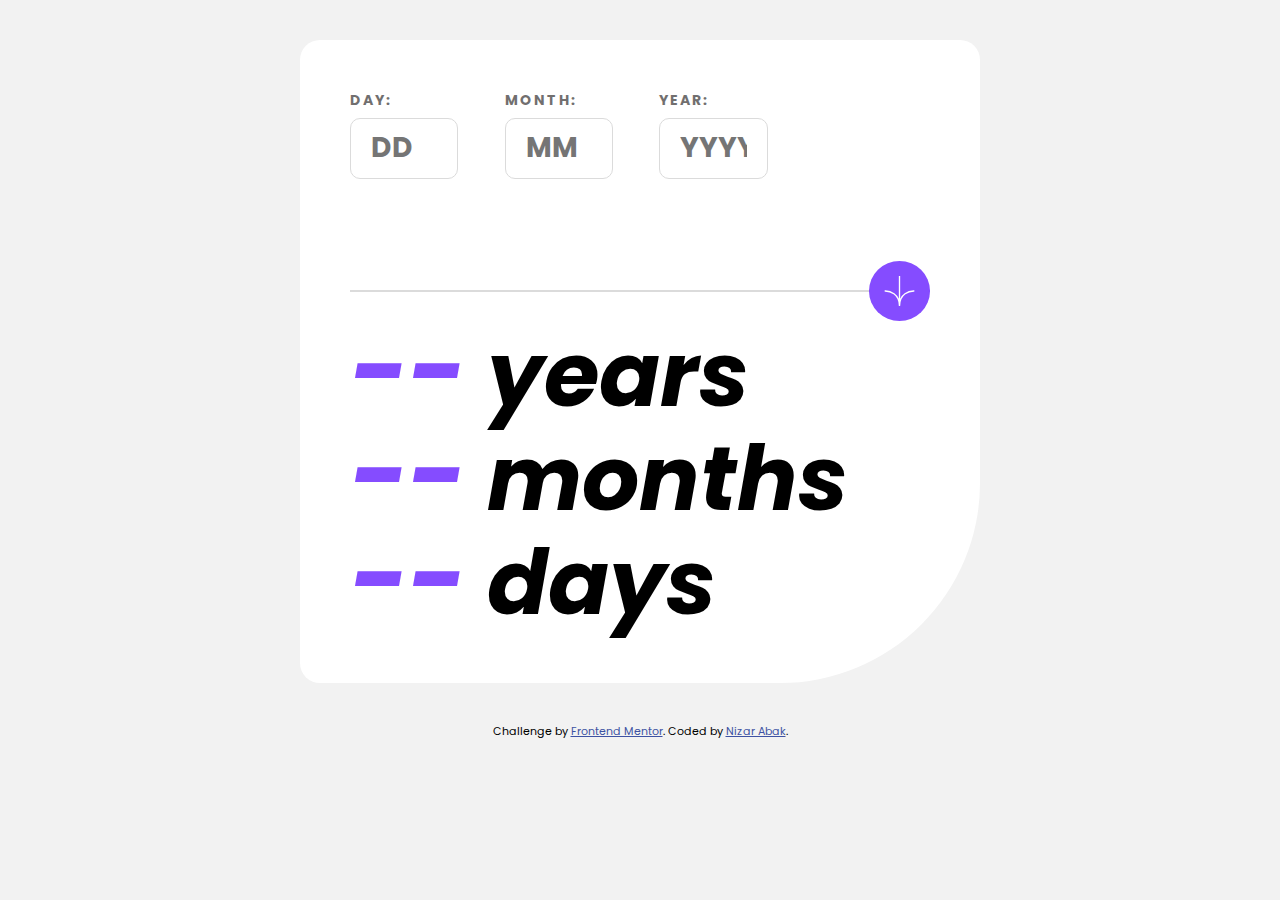
<file: age/index.html>
<!DOCTYPE html>
<html lang="en">
<head>
    <meta charset="UTF-8">
    <title>Age calculator</title>
    <link rel="stylesheet" href="style.css"/>
    <script src="index.js" defer="module"></script>
</head>
<body>

<section>
    <div class="container">
        <label>
            <p>
                Day:
                <input type="number" id="day" name="day" autocomplete="off" placeholder="DD" required/>
                <em id="warning-day"></em>
            </p>
            <p>
                Month:
                <input type="number" id="month" name="name" autocomplete="off" placeholder="MM" required/>
                <em id="warning-month"></em>
            </p>
            <p>
                Year:
                <input type="number" id="year" name="name" autocomplete="off" placeholder="YYYY" required/>
                <em class="warning-year"></em>
            </p>

        </label>
        <div class="button" type="submit" onclick="getValue()">
            <hr>
            <div class="round">
                <button class="circle"><img src="images/icon-arrow.svg"></button>
            </div>
        </div>
        <div class="dates">
            <div class="day">
                <h1>
                    <span class="date-color" id="year-now">--</span> years
                </h1>
                <h1>
                    <span class="date-color" id="months-now">--</span> months
                </h1>
                <h1>
                    <span class="date-color" id="days-now">--</span> days
                </h1>
            </div>
        </div>
</section>


<div class="attribution">
    Challenge by <a href="https://www.frontendmentor.io?ref=challenge" target="_blank">Frontend Mentor</a>.
    Coded by <a href="#">Nizar Abak</a>.
</div>

</body>
</html>
</file>
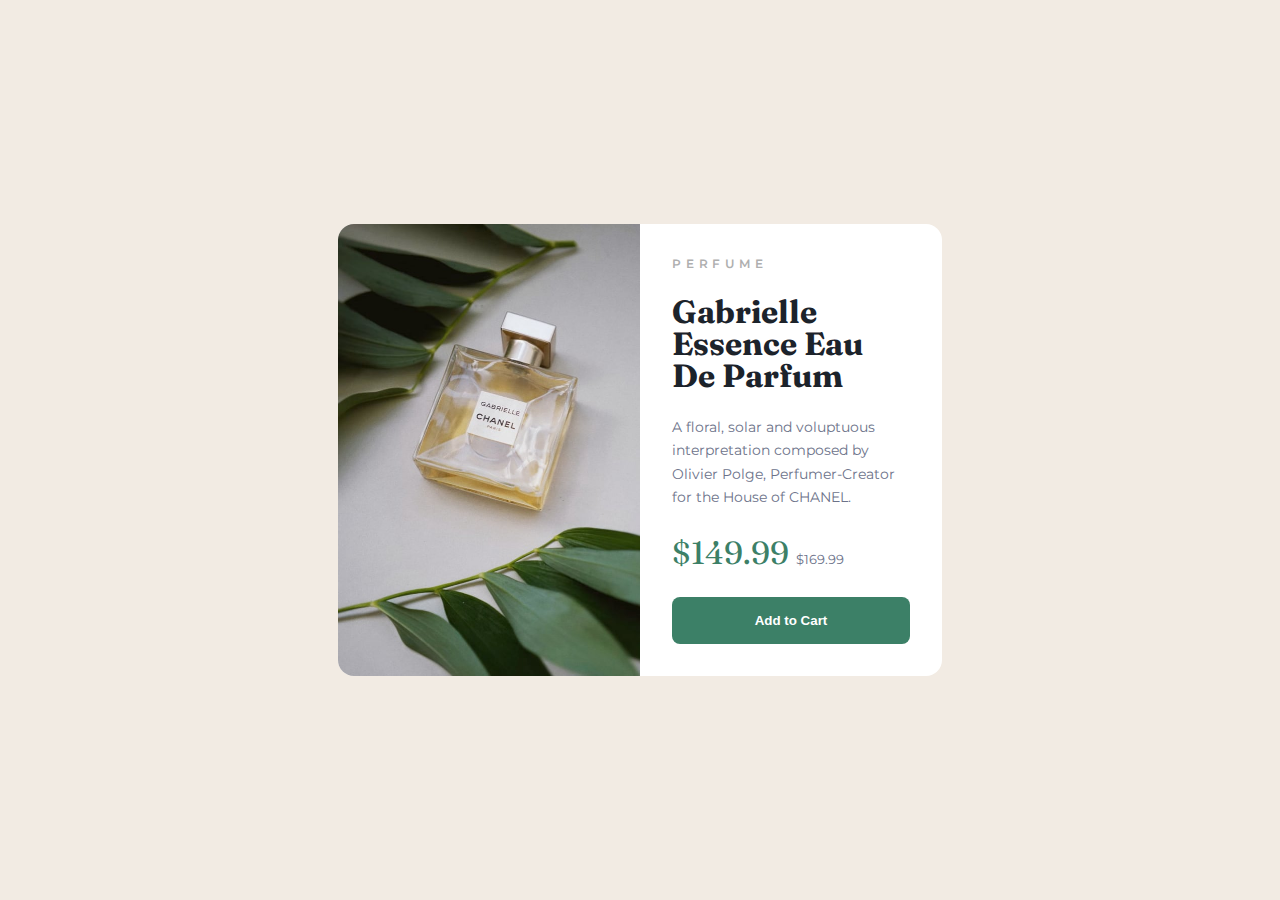
<file: cardcomponent/index.html>
<!DOCTYPE html>
<html lang="en">
<head>
    <meta charset="UTF-8">
    <meta name="viewport" content="width=device-width, initial-scale=1.0">
    <!-- displays site properly based on user's device -->
    <link rel="icon" type="image/png" sizes="32x32" href="./images/favicon-32x32.png">
    <link rel="stylesheet" href="style.css" type="text/css">
    <title>Frontend Mentor | Product preview card component</title>
</head>
<body>
<main>
    <section class="img">
        <img src="./images/image-product-desktop.jpg" alt="">
    </section>
    <article>
            <h4>Perfume</h4>

            <h1>Gabrielle Essence Eau De Parfum</h1>

            <p class="description">A floral, solar and voluptuous interpretation composed by Olivier Polge,
                Perfumer-Creator for the House of CHANEL.</p>

            <p class="price">$149.99 <span>$169.99</span></p>

            <button><span class="price"></span> Add to Cart</button>
    </article>
</main>
</body>
</html>
</file>
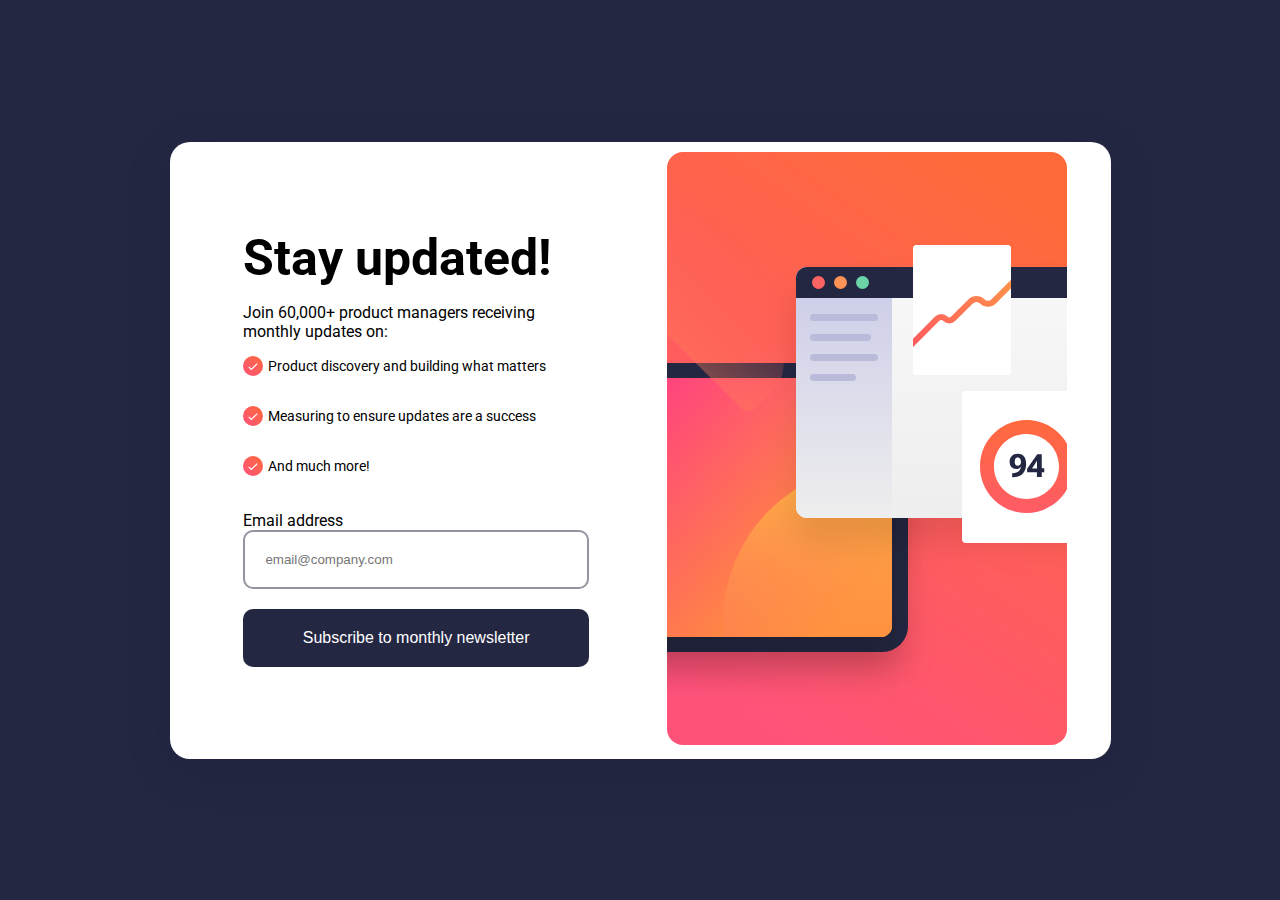
<file: newsletter/index.html>
<!DOCTYPE html>
<html lang="en">
<head>
    <meta charset="UTF-8">
    <meta name="viewport" content="width=device-width, initial-scale=1.0">
    <link rel="icon" type="image/png" sizes="32x32" href="assets/images/favicon-32x32.png">
    <title>Frontend Mentor | Newsletter sign-up form with success message</title>
    <link rel="stylesheet" href="styles.css"/>
    <script type="text/javascript" src="index.js" defer></script>
</head>
<body>
<section id="subscribe">
    <!-- Sign-up form start -->
    <div class="subscribe">
        <h1>Stay updated!</h1>

        <p>Join 60,000+ product managers receiving monthly updates on:</p>

        <ul>
            <li>Product discovery and building what matters</li>
            <li> Measuring to ensure updates are a success</li>
            <li>And much more!</li>
        </ul>
        <div class="email-info">
        <p>Email address</p>
        <p class="warning-message"></p>
        </div>
        <input type="text" id="email" name="email" placeholder="email@company.com"/>

        <button onClick="validateEmail(document.getElementById('email').value)">Subscribe to monthly newsletter</button>

        <!-- Sign-up form end -->

        <!-- Success message start -->
    </div>
    <div class="subscribe-img">
        <img src="assets/images/illustration-sign-up-desktop.svg" alt="Illustration Signup">
    </div>
</section>
<div class="card hide" id="card">
    <div class="inner-container">
        <div class="check"></div>
        <h2>
            Thanks for subscribing!
        </h2>
        <p>
            A confirmation e-mail has been sent to <strong class="email"></strong>. Please open it and click the button inside to
            confirm your subscription.
        </p>
        <button onClick="getBack()"/">Dismess message</button>
    </div>
</div>
<!--<div class="attribution">-->
<!--    Challenge by <a href="https://www.frontendmentor.io?ref=challenge" target="_blank">Frontend Mentor</a>.-->
<!--    Coded by <a href="#">Your Name Here</a>.-->
<!--</div>-->
</body>
</html>
</file>
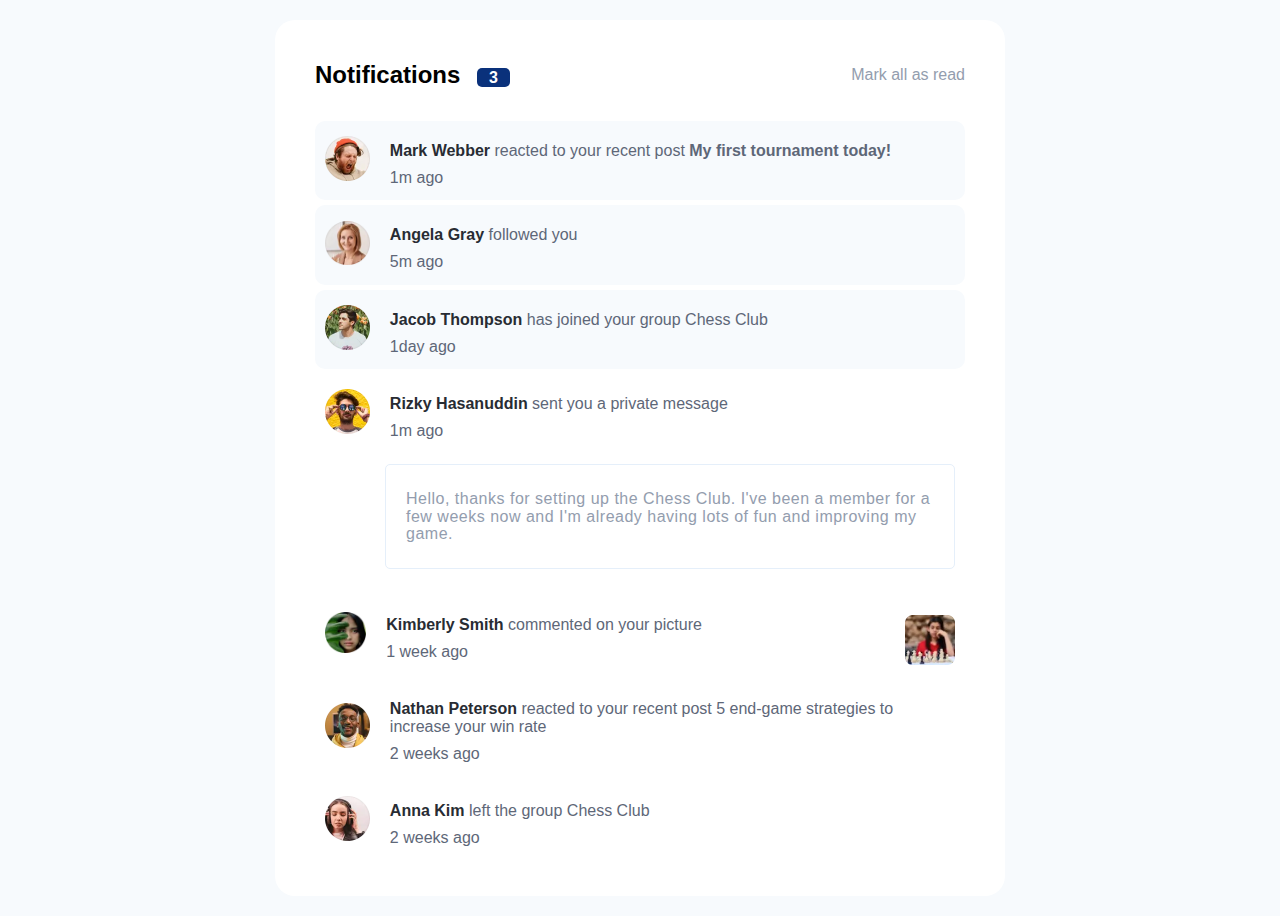
<file: notif/index.html>
<!DOCTYPE html>
<html lang="en">
<head>
    <meta charset="UTF-8">
    <meta name="viewport" content="width=device-width, initial-scale=1.0">
    <link rel="icon" type="image/png" sizes="32x32" href="./assets/images/favicon-32x32.png">
    <title>Frontend Mentor | Notifications page</title>
    <link rel="stylesheet" href="style.css" type="text/css"/>
    <script type="module" src="index.js" defer></script>
</head>
<body>
<section>
    <nav><h1>
        Notifications <span class="notification">x</span>
    </h1>
        <h4>Mark all as read</h4></nav>
    <article>
        <ul>
            <li class="blue">
                <div class="img-box">
                    <img src="./assets/images/avatar-mark-webber.webp" alt="">
                </div>
                <div class="post"><p><strong class="name">Mark Webber</strong> reacted to your recent post <strong
                        class="weight">My first tournament
                    today!</strong></p>
                    <p>1m ago</p></div>
            </li>
            <li class="blue">
                <div class="img-box">
                    <img src="./assets/images/avatar-angela-gray.webp" alt="">
                </div>
                <div class="post"><p><strong class="name">Angela Gray</strong> followed you</p>
                    <p>5m ago</p></div>
            </li>
            <li class="blue">
                <div class="img-box">
                    <img src="./assets/images/avatar-jacob-thompson.webp" alt="">
                </div>
                <div class="post"><p><strong class="name">Jacob Thompson</strong> has joined your group Chess Club
                </p>
                    <p>1day ago</p></div>
            </li>
            <li class="private-message">
                <div class="box">
                    <div class="img-box">
                        <img src="./assets/images/avatar-rizky-hasanuddin.webp" alt="">
                    </div>
                    <div class="post"><p><strong class="name">Rizky Hasanuddin</strong> sent you a private message
                    </p>
                        <p>1m ago</p>
                    </div>
                </div>
                <p class="blue">Hello, thanks for setting up the Chess Club. I've been a member for a few weeks now and
                    I'm already having lots of fun and improving my game.</p>
            </li>
            <li>
                <div class="img-box">
                    <img src="./assets/images/avatar-kimberly-smith.webp" alt="">
                </div>
                <div class="post"><p><strong class="name">Kimberly Smith</strong> commented on your picture
                </p>
                    <p>1 week ago</p></div>
                <span class="img-chess"><img src="./assets/images/image-chess.webp"></span>
            </li>
            <li>
                <div class="img-box">
                    <img src="./assets/images/avatar-nathan-peterson.webp" alt="">
                </div>
                <div class="post"><p><strong class="name">Nathan Peterson</strong> reacted to your recent post 5
                    end-game strategies to increase your win rate
                </p>
                    <p>2 weeks ago</p></div>
            </li>
            <li>
                <div class="img-box">
                    <img src="./assets/images/avatar-anna-kim.webp" alt="">
                </div>
                <div class="post"><p><strong class="name"> Anna Kim</strong> left the group Chess Club
                </p>
                    <p>2 weeks ago</p></div>
            </li>
        </ul>
    </article>
</section>
</body>
</html>
</file>
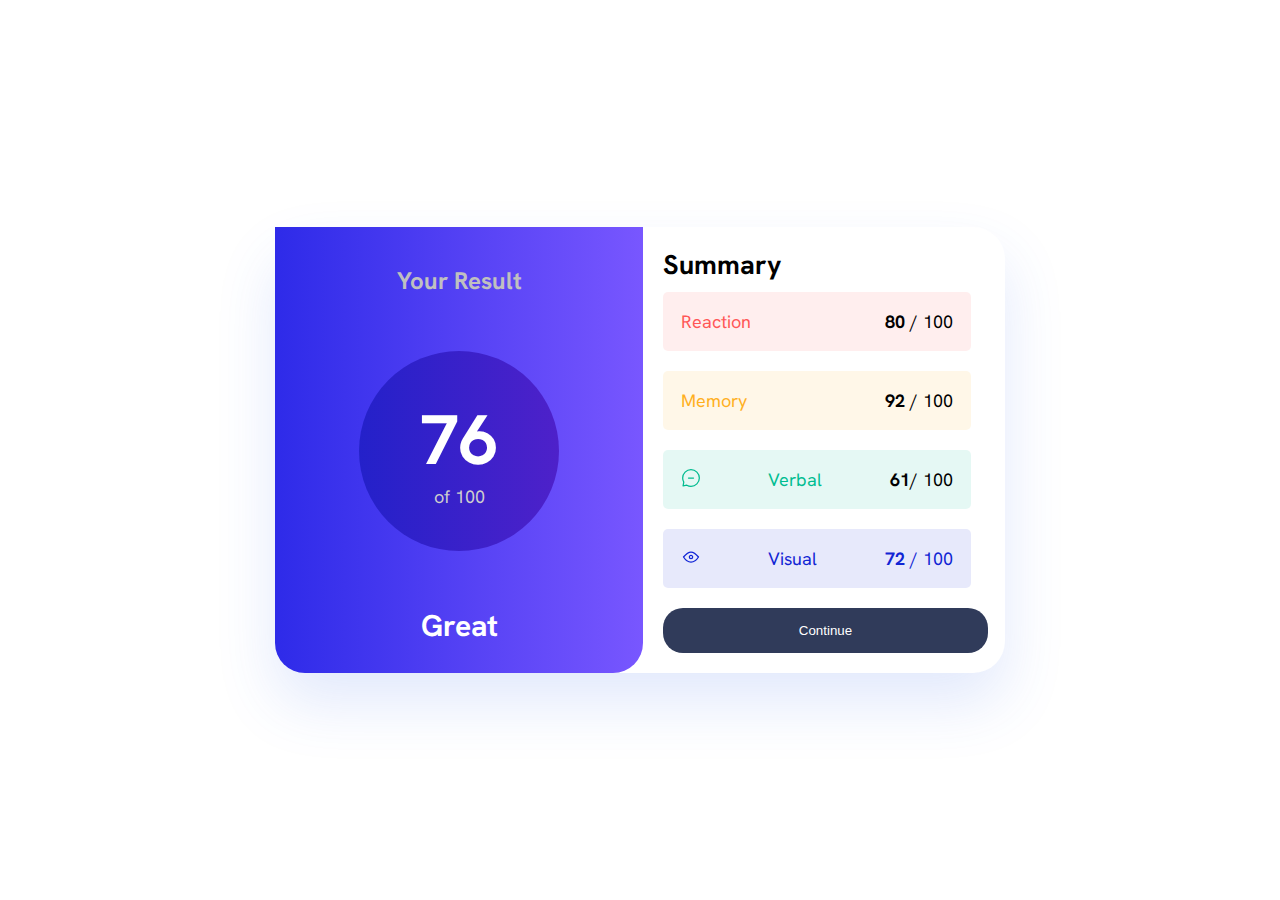
<file: summary/index.html>
<!DOCTYPE html>
<html lang="en">
<head>
    <meta charset="UTF-8">
    <meta name="viewport" content="width=device-width, initial-scale=1.0">
    <!-- displays site properly based on user's device -->

    <link rel="icon" type="image/png" sizes="32x32" href="assets/images/favicon-32x32.png">

    <title>Frontend Mentor | Results summary component</title>
    <link rel="stylesheet" type="text/css" href="style.css"/>
    <!-- Feel free to remove these styles or customise in your own stylesheet 👍 -->
    <style>
        .attribution {
            font-size: 11px;
            text-align: center;
        }

        .attribution a {
            color: hsl(228, 45%, 44%);
        }
    </style>
</head>
<body>
<section>
    <div class="result">
        <h1>Your Result</h1>
        <div class="result-circle"><p class="result-status">76</p>
            <p>of 100</p>
        </div>

        <h2>Great</h2>
<!--        <p class="last">You scored higher than 65% of the people who have taken these tests.</p>-->
    </div>
    <div class="summary">
            <h2>Summary</h2>
            <article class="red-bg">
                <div class="group">
                    <i class="icns icon-reaction"></i>
                    <p class="red">Reaction</p>
                </div>
                <p><strong>80</strong> / 100</p>
            </article>
            <article class="yellow-bg">
                <p class="yellow"> <span class="icns icon-memory"></span> Memory</p>
                <p><strong>92</strong> / 100</p>
            </article>
            <article class="green-bg">
                <i class="icns icon-verbal"></i>
                <p class="green">Verbal</p>
                <p><strong>61</strong>/ 100 </p>
            </article>
            <article class="blue-bg">
                <i class="icns icon-visual"></i>
                <p class="purple"> Visual</p>
                <p><strong>72</strong> / 100</p>
            </article>
            <button>Continue</button>
    </div>
</section>
<!--<div class="attribution">-->
<!--    Challenge by <a href="https://www.frontendmentor.io?ref=challenge" target="_blank">Frontend Mentor</a>.-->
<!--    Coded by <a href="#">Nizar Abak</a>.-->
<!--</div>-->
</body>
</html>
</file>
<file: age/style.css>
@import url('https://fonts.googleapis.com/css2?family=Poppins:ital,wght@0,100;0,200;0,300;0,400;0,500;0,600;0,700;0,800;0,900;1,100;1,200;1,300;1,400;1,500;1,600;1,800;1,900&display=swap');


/* Chrome, Safari, Edge, Opera * - turn off the up and down row */
input::-webkit-outer-spin-button,
input::-webkit-inner-spin-button {
    -webkit-appearance: none;
    margin: 0;
}

/*------BASIC -------*/
* {
    box-sizing: border-box;
    margin: 0;
    padding: 0;
}

:root {
    font-size: 10px;
}


body {
    font-family: 'Poppins', san-serif;
    font-size: 1.6rem;
    background-color: hsl(0, 0%, 95%);

}


/*------------Layout ------- */
section {
    display: flex;
    justify-content: center;
    align-items: center;
}

.container {
    background-color: #fff;
    border-radius: 2.5rem 2.5rem 12rem 2.5rem;
    margin: 2rem 4rem;
    padding: 5rem 2rem;

}
/* ----------------------- */
.dates {
    display: flex;
}

.dates p {
    padding: 0 1rem;
}

label {
    display: flex;
    font-size: 1.2rem;
    letter-spacing: 0.2rem;
    font-weight: 700;
    text-transform: uppercase;
    color: hsl(0, 1%, 44%);
}

label p {
    display: flex;
    flex-direction: column;
}

.required {
    font-size: 1rem;
    font-weight: 400;
    color: red;
    text-transform: none;
    letter-spacing: 0;
}

input {
    font-family: inherit;
    font-size: 2.1rem;
    font-weight: bold;
    width: 90%;
    height: 70%;
    text-align: left;
    padding: 1.1rem 1.5rem;
    margin: 0.7rem 0;
    border: 1px solid hsl(0, 0%, 86%);
    border-radius: 1rem;
    /*border-color: rgba(225, 225, 225, 0.42);*/
}

/*input:required {*/
/*    border: 1px solid hsl(0, 96%, 39%);*/
/*    !*border-color: rgba(225, 225, 225, 0.42);*!*/
/*}*/

input:focus {
    outline: 2px solid hsl(228, 45%, 44%);;
    border: none;
}

.round {
    position: relative;
    top: -3.1rem;
    z-index: 1;
}

.circle {
    display: flex;
    justify-content: center;
    align-items: center;
    background: hsl(259, 100%, 65%);
    border-radius: 50%;
    padding: 1.5rem;
    width: 100%;
    height: 100%;
}

.circle img {
    height: 3rem;
}

.attribution {
    display: none;
}


button {
    border: none;
}

button:hover {
    background: hsl(259, 65%, 41%);
}

.button {
    display: flex;
    flex-direction: column;
    justify-content: center;
    align-items: center;
    margin: 7rem 0 0 0;
}

.button hr {
    border: 1px solid hsl(0, 0%, 86%);
    width: 100%;
}

.day {
    padding: 5rem 0;
    line-height: 7rem;
    font-style: italic;
    display: flex;
    flex-direction: column;
}

.dates h1 .date-color {
    color: hsl(259, 100%, 65%);
    font-size: 7rem;
}

.dates h1 {
    font-size: 6rem;
}


/* ---------- DESKTOP ----- */
@media (min-width: 960px) {
    .container {
        border-radius: 2rem 2rem 20rem 2rem;
        margin: 4rem 30rem;
        padding: 5rem;
    }

    label {
        width: 80%;
    }

    .day {
        padding: 0;
        line-height: 10rem;
    }

    input {
        font-size: 2.8rem;
        width: 70%;
        height: 60%;
        padding: 1.1rem 2rem;
        /*border-color: rgba(225, 225, 225, 0.42);*/
    }

    .round {
        top: 0;
    }

    .attribution {
        display: block;
        font-size: 11px;
        text-align: center;
    }

    .attribution a {
        color: hsl(228, 45%, 44%);
    }

    .dates h1 .date-color {
        font-size: 10rem;
    }

    .dates h1 {
        font-size: 9rem;
    }

    .button {
        flex-direction: row;
        justify-content: center;
    }

    label {
        font-size: 1.4rem;
    }
}
</file>
<file: cardcomponent/style.css>
@import url('https://fonts.googleapis.com/css2?family=Fraunces:opsz,wght@9..144,700&family=Montserrat:wght@500;700&display=swap');

* {
    box-sizing: border-box;
    padding: 0;
    margin: 0;
}

:root {

    --mobile-size: 375px;
    --desk-size: 1440px;
    /* Colors */

    --dcyan: hsl(158, 36%, 37%);
    --cream: hsl(30, 38%, 92%);

    --dblue: hsl(212, 21%, 14%);
    --dgray: hsl(228, 12%, 48%);
    --white: hsl(0, 0%, 100%);
    --font-size: 10px;
}

body {
    font-size: 1.4rem;
    font-family: 'Montserrat', sans-serif;
    display: flex;
    justify-content: center;
    align-items: center;
    width: 100vw;
    height: 100vh;
    background: var(--cream);
}

main {
    border-radius: 1rem;
    margin: 1.5rem 2rem;
    display: flex;
    background: var(--white);
    flex-direction: column;
    overflow: hidden;
}

section {
    flex-basis: 50%;
    display: flex;
    flex-grow: 1;
    flex-shrink: 4;
    overflow: hidden;
}

/*.img {*/
/*    background-image: url('./images/image-product-desktop.jpg');*/
/*    object-fit: cover;*/
/*}*/

article {
    flex-basis: 50%;
    flex-grow: 1;
    display: flex;
    flex-direction: column;
    justify-content: space-between;
    gap: 1.5rem;
    padding: 2rem;
}


article p.description {
    color: var(--dgray);
    font-size: .85rem;
    line-height: 1.7;
}

article > p.price {
    font-size: 2rem;
    color: var(--dcyan);
    font-family: 'Fraunces', serif;
}

p > span {
    font-family: 'Montserrat', sans-serif;
    color: var(--dgray);
    font-size: .8rem;
}

article h4 {
    color: #afafaf;
    font-size: .75rem;
    text-transform: uppercase;
    letter-spacing: 0.3rem;
    font-weight: 600;
}

article h1 {
    color: var(--dblue);
    font-size: 2rem;
    line-height: 1;
    font-family: 'Fraunces', serif;
}

article > button {
    font-weight: 800;
    padding: 1rem;
    background-color: var(--dcyan);
    color: var(--white);
    border-radius: 0.5rem;
    outline: none;
    border: none;
}

article > button:hover {
    background-color: var(--dblue);
    transition: all 0.5s;
    cursor: pointer;
}

section > img {
    width: 100%;
}

@media (min-width: 76.8rem) {
main {
    border-radius: 1rem;
    max-width: 37.75rem;
    max-height: 28.25rem;
    flex-direction: row;
}
    article {
        border-radius: 0 1rem 1rem 0rem;
    }
}
</file>
<file: newsletter/styles.css>
@import url('https://fonts.googleapis.com/css2?family=Roboto:ital,wght@0,400;0,700;1,700&display=swap');

* {
    box-sizing: border-box;
    padding: 0;
    margin: 0;
}

:root {
    font-size: 10px;
}


/*-----------------FONTS AND STYLES--------------*/
h1 {
    font-size: 5rem;
}

p {
    font-size: 1.8rem;
}

ul li {
    font-size: 1.4rem;
}

.subscribe p {
    font-size: 1.6rem;
}

.subscribe .email-info {
    display: flex;
    justify-content: space-between;
}

.email-info p {
    color: black;
}

.subscribe .email-info .warning-message {
    color: red;
    font-size: 1.2rem;
}

button {
    background-color: hsl(234, 29%, 20%);
    font-size: 1.6rem;
    color: hsl(0, 0%, 100%);
    text-align: center;
    padding: 2rem;
    border-radius: 1rem;
    border: 0;
    outline: none;
}

button:hover {
    cursor: pointer;
    background: hsla(323, 100%, 69%, 1);
    background: linear-gradient(90deg, hsla(323, 100%, 69%, 1) 0%, hsla(18, 83%, 55%, 1) 100%);
    background: -moz-linear-gradient(90deg, hsla(323, 100%, 69%, 1) 0%, hsla(18, 83%, 55%, 1) 100%);
    background: -webkit-linear-gradient(90deg, hsla(323, 100%, 69%, 1) 0%, hsla(18, 83%, 55%, 1) 100%);
    filter: progid:DXImageTransform.Microsoft.gradient(startColorstr="#FF5FC2", endColorstr="#EB652B", GradientType=1);
    transition: ease-in;
    box-shadow: 0px 5px 37px -17px #EB662DFF;
}

input {
    padding: 2rem;
    border-radius: 1rem;
    border: 2px solid hsl(231, 7%, 60%);
    outline: none;
}

section button {
    margin: 2rem 0 0 0;
}

section ul li {
    margin: 0;
    padding-left: 2.5rem;
    list-style: none;
    background-image: url("assets/images/icon-success.svg");
    background-repeat: no-repeat;
    background-position: left center;
    background-size: 20px;
}


/*------------------------------------------------*/

body {
    /* temporary height */
    font-family: 'Roboto', sans-serif;
    font-size: 1.6rem;
    height: 100vh;
    display: flex;
    flex-direction: column;
    justify-content: center;
    align-items: center;
    background: hsl(234, 29%, 20%);
}

/*---------------------LAYOUT---------------------------------*/


section {
    display: flex;
    flex-direction: column;
    background: #fff;
    flex-grow: 0;
    box-shadow: rgba(0, 0, 0, 0.1) 0px 10px 50px;
    height: 100vh;
}


.subscribe {
    display: flex;
    flex-direction: column;
    justify-content: center;
    line-height: 5rem;
    padding: 4rem 3rem;
    order: 2;
}

.subscribe-img {
    order: 1;
}

.subscribe-img img {
    width: 100%;
}

.subscribe p:first-of-type {
    padding-top: 2rem;
    line-height: normal;
}

/* --------------------FOOTER--------------------------------*/
.attribution {
    font-size: 11px;
    text-align: center;
}

.attribution a {
    color: hsl(228, 45%, 44%);
}


/*------------Desktop--------*/

@media (min-width: 768px) {
    section {
        flex-direction: row;
        justify-content: space-around;
        margin: 0 2rem;
        padding: 1rem 2rem;
        border-radius: 2rem;
        height: auto;
    }

    .subscribe {
        display: flex;
        flex-direction: column;
        justify-content: center;
        line-height: 5rem;
        /*padding: 0 5rem;*/
        order: 1;
        width: 45%;
    }


}


    /*------------------------CARDS-----------------*/
.card {
    margin-top: 2rem;
    background-color: #fff;
    padding: 5rem 0;
    border-radius: 2rem;
    display: flex;
    justify-content: center;
    width: 35%;

}

.inner-container {
    width: 55%;
    display: flex;
    flex-direction: column;
    justify-content: center;
}

.card h2 {
    font-size: 4rem;
    padding: 2rem 0;
}

.card p {
    font-size: 1.4rem;
    line-height: 2rem;
}

.card p:last-of-type {
    padding-bottom: 2rem;
}

.check {
    background-image: url("assets/images/icon-success.svg");
    width: 6rem;
    height: 6rem;
    background-size: 6rem;
}


.hide {
    display: none;
}
</file>
<file: notif/style.css>
* {
    box-sizing: border-box;
    padding: 0;
    marign: 0;
}

@import url('https://fonts.googleapis.com/css2?family=Plus+Jakarta+Sans:wght@400;500;700;800&display=swap');


:root {
    font-size: 10px;
    --mobile-size: 375px;
    --desktop-size: 730px;
    --primary-color-red: hsl(1, 90%, 64%);
    --primary-color-blue: hsl(219, 85%, 26%);
    --primary-color-neutral-white: hsl(0, 0%, 100%);
    --primary-color-vlightblue: hsl(210, 60%, 98%);
    --primary-color-lgblue: hsl(211, 68%, 94%);
    --primary-color-lgblue2: hsl(205, 33%, 90%);
    --primary-color-gray-blue: hsl(219, 14%, 63%);
    --primary-color-dgray-blue: hsl(219, 12%, 42%);
    --primary-color-vdark-blue: hsl(224, 21%, 14%);
    --paragraph: 16px;
    --font: 'Plus Jakarta Sans', sans-serif;
}

body {
    display: flex;
    flex-wrap: wrap;
    font-family: 'Plus Jakarta Sans', sans-serif;
    font-size: var(--paragraph);
    background-color: var(--primary-color-vlightblue);
}


section {
    background-color: var(--primary-color-neutral-white);
    padding: 1rem;
}


nav {
    display: flex;
    justify-content: space-between;
}

nav, article {
    margin: 0.5rem 2rem;
}

nav h4 {
    color: var(--primary-color-gray-blue);
    font-weight: normal;
}

nav h4:hover {
    color: var(--primary-color-blue);
    cursor: pointer;
}

.img-box {
    flex-basis: 5rem;
}

.img-box img {
    width: 100%;
}

.img-chess {
    align-self: flex-end;
}

.img-chess img {
    width: 5rem;

}

.img-chess:hover {
    cursor:pointer;
}

.post {
    color: var(--primary-color-dgray-blue);
    margin-left: 2rem;
    width: 100%;
}

.post .name {
    color: #282C33;
    font-weight: bold;
}

.post .name:hover {
    color: var(--primary-color-blue);
    cursor: pointer;
}

.post p:nth-child(2) {
    line-height: 0.2;
}

li {
    display: flex;
    align-items: center;
    border-radius: 1rem;
    padding: 0.5rem 1rem;
    margin: 0.5rem 0;
}

.blue {
    background-color: var(--primary-color-vlightblue);
}

p.blue {
    border: 1px solid var(--primary-color-lgblue);
    color: var(--primary-color-gray-blue);
    line-height: 1.1;
    letter-spacing: .05rem;
    padding: 2.5rem 2rem;
    border-radius: 0.5rem;
    margin-left: 6rem;
    background-color: unset;

}

p.blue:hover {
    background-color: var(--primary-color-lgblue);
    cursor: pointer;
}

.box {
    display: flex;
    width: 100%;
    align-items: center;
}
.private-message {
    display: flex;
    flex-direction: column;
}
.strong {
    font-weight: 900;
}

.attribution {
    font-size: 11px;
    text-align: center;
}

nav h1 {
    font-size: 2.4rem;
    font-weight: 800;
}
span.notification {
    font-size: 1.6rem;
    margin-left: 1rem;
    color: #fff;
    border-radius: 0.5rem;
    padding: 0.1rem 1.2rem;
    background-color: var(--primary-color-blue);
}

.attribution a {
    color: hsl(228, 45%, 44%);
}


@media (min-width: 600px) {
    body {
        justify-content: center;
        align-items: center;
        height: 100vh;

    }
    section {
        border-radius: 2rem;
        padding: 2rem;
        /*box-shadow: rgba(0, 0, 0, 0.05) 0px 0px 0px 1px;*/
        max-width: var(--desktop-size);
    }
}
</file>
<file: summary/style.css>
@import url('https://fonts.googleapis.com/css2?family=Hanken+Grotesk:ital,wght@0,100;0,200;0,300;0,400;0,500;0,600;0,700;0,800;0,900;1,100;1,200;1,300;1,400;1,500;1,600;1,700;1,800;1,900&display=swap');
* {
    box-sizing: border-box;
    margin: 0;
    padding: 0;
}
:root {
    font-size: 10px;
}

body {
    font-family: "Hanken Grotesk", "Hanken", san-serif;
    display: flex;
    justify-content: center;
    align-items: center;
    font-size: 1.8rem;
}


section {
    display: flex;
    width: 100%;
    max-width: 73rem;
    gap: 2rem;
    margin-top: 3.2rem;
    margin-bottom: 3.2rem;
    box-shadow: 0px 30px 60px 0px rgba(61, 108, 236, 0.15);
    border-radius: 3.2rem;
}

.result {
    display: flex;
    flex-direction: column;
    justify-content: space-around;
    align-items: center;
    border-radius: 0 0 3rem 3rem;
    outline: none;
    border: none;
    flex-grow: 1;
    color: #fff;
    background: hsla(252, 100%, 67%, 1);
    background: linear-gradient(180deg, hsla(252, 100%, 67%, 1) 0%, hsla(241, 81%, 54%, 1) 100%);
    background: -moz-linear-gradient(180deg, hsla(252, 100%, 67%, 1) 0%, hsla(241, 81%, 54%, 1) 100%);
    background: -webkit-linear-gradient(180deg, hsla(252, 100%, 67%, 1) 0%, hsla(241, 81%, 54%, 1) 100%);
    filter: progid:DXImageTransform.Microsoft.gradient(startColorstr="#7857FF", endColorstr="#2E2BE9", GradientType=1);
}


.result h1, .result-circle {
    padding: 2rem 0;
    color: #c0c0c0;
    font-size: 2.4rem;
}

.result > h2 {
    font-size: 3rem;
    padding-top: 2rem;
    padding-bottom: 1rem;
}


.result .last {
    color: grey;
    font-size: 1.6rem;
}

.result-circle {
    display: flex;
    flex-direction: column;
    font-size: 1.2rem;
    color: #cecece;
    width: 20rem;
    height: 20rem;
    justify-content: center;
    align-items: center;
    background: hsla(256, 72%, 46%, 1);
    background: linear-gradient(180deg, hsla(256, 72%, 46%, 1) 0%, hsla(241, 72%, 46%, 1) 100%);
    background: -moz-linear-gradient(180deg, hsla(256, 72%, 46%, 1) 0%, hsla(241, 72%, 46%, 1) 100%);
    background: -webkit-linear-gradient(180deg, hsla(256, 72%, 46%, 1) 0%, hsla(241, 72%, 46%, 1) 100%);
    filter: progid:DXImageTransform.Microsoft.gradient(startColorstr="#4E21CA", endColorstr="#2421CA", GradientType=1);
    border-radius: 50%;

}

.result-circle > p:nth-child(2) {
font-size: 1.8rem;
}

.result-status {
    font-size: 7rem;
    font-weight: 700;
    color: #fff;
}

.summary {
    display: flex;
    padding: 2rem 0;
    flex-grow: 1;
    gap: 1rem;
    flex-direction: column;
    justify-content: center;
    /*temporary */
}

article {
    display: flex;
    justify-content: space-between;
    padding: 1.8rem;
    flex-grow: 1;
    width: 90%;
    flex-shrink: 0;
    /*width: 80%;*/
    border-radius: 0.5rem;
    margin-bottom: 1rem;
}
/*-------------------DESKTOP -----------*/


@media (min-width: 768px) {
    body {
        min-height: 100vh;
    }
}
@media (min-width: 1440px) {

    section {
        display: flex;
    }
    .result {
        /*width: 50%;*/
        border-radius: 3rem;
    }

    .summary {
        flex-grow: 1;
        /*width: 50%;*/
    }

}










/* ---- ICONS --*/


.icns {
    height: 20px;
    width: 20px;
}

.icon-reaction {
    background-image: url('assets/images/icon-reaction.svg');
}

.icon-memory {
    background-image: url('assets/images/icon-memory.svg');
}

.icon-verbal {
    background-image: url('assets/images/icon-verbal.svg');
}

.icon-visual {
    background-image: url('assets/images/icon-visual.svg');
}

.red-bg {
    background-color: hsl(0, 100%, 67%, 10%);
}

.yellow-bg {
    background-color: hsl(39, 100%, 56%, 10%);
}

.green-bg {
    background-color: hsl(166, 100%, 37%, 10%);
}

.blue-bg {
    background-color: hsl(234, 85%, 45%, 10%);
}

.red {
    color: hsl(0, 100%, 67%);

}

.yellow {
    color: hsl(39, 100%, 56%);
}

.green {
    color: hsl(166, 100%, 37%);
}

.blue-bg {
    color: hsl(234, 85%, 45%);
}

button {
    border-radius: 2rem;
    padding: 1.5rem 2rem;
    width: 95%;
    color: #fff;
    border: none;
    background-color: hsl(224, 30%, 27%);
}
</file>
